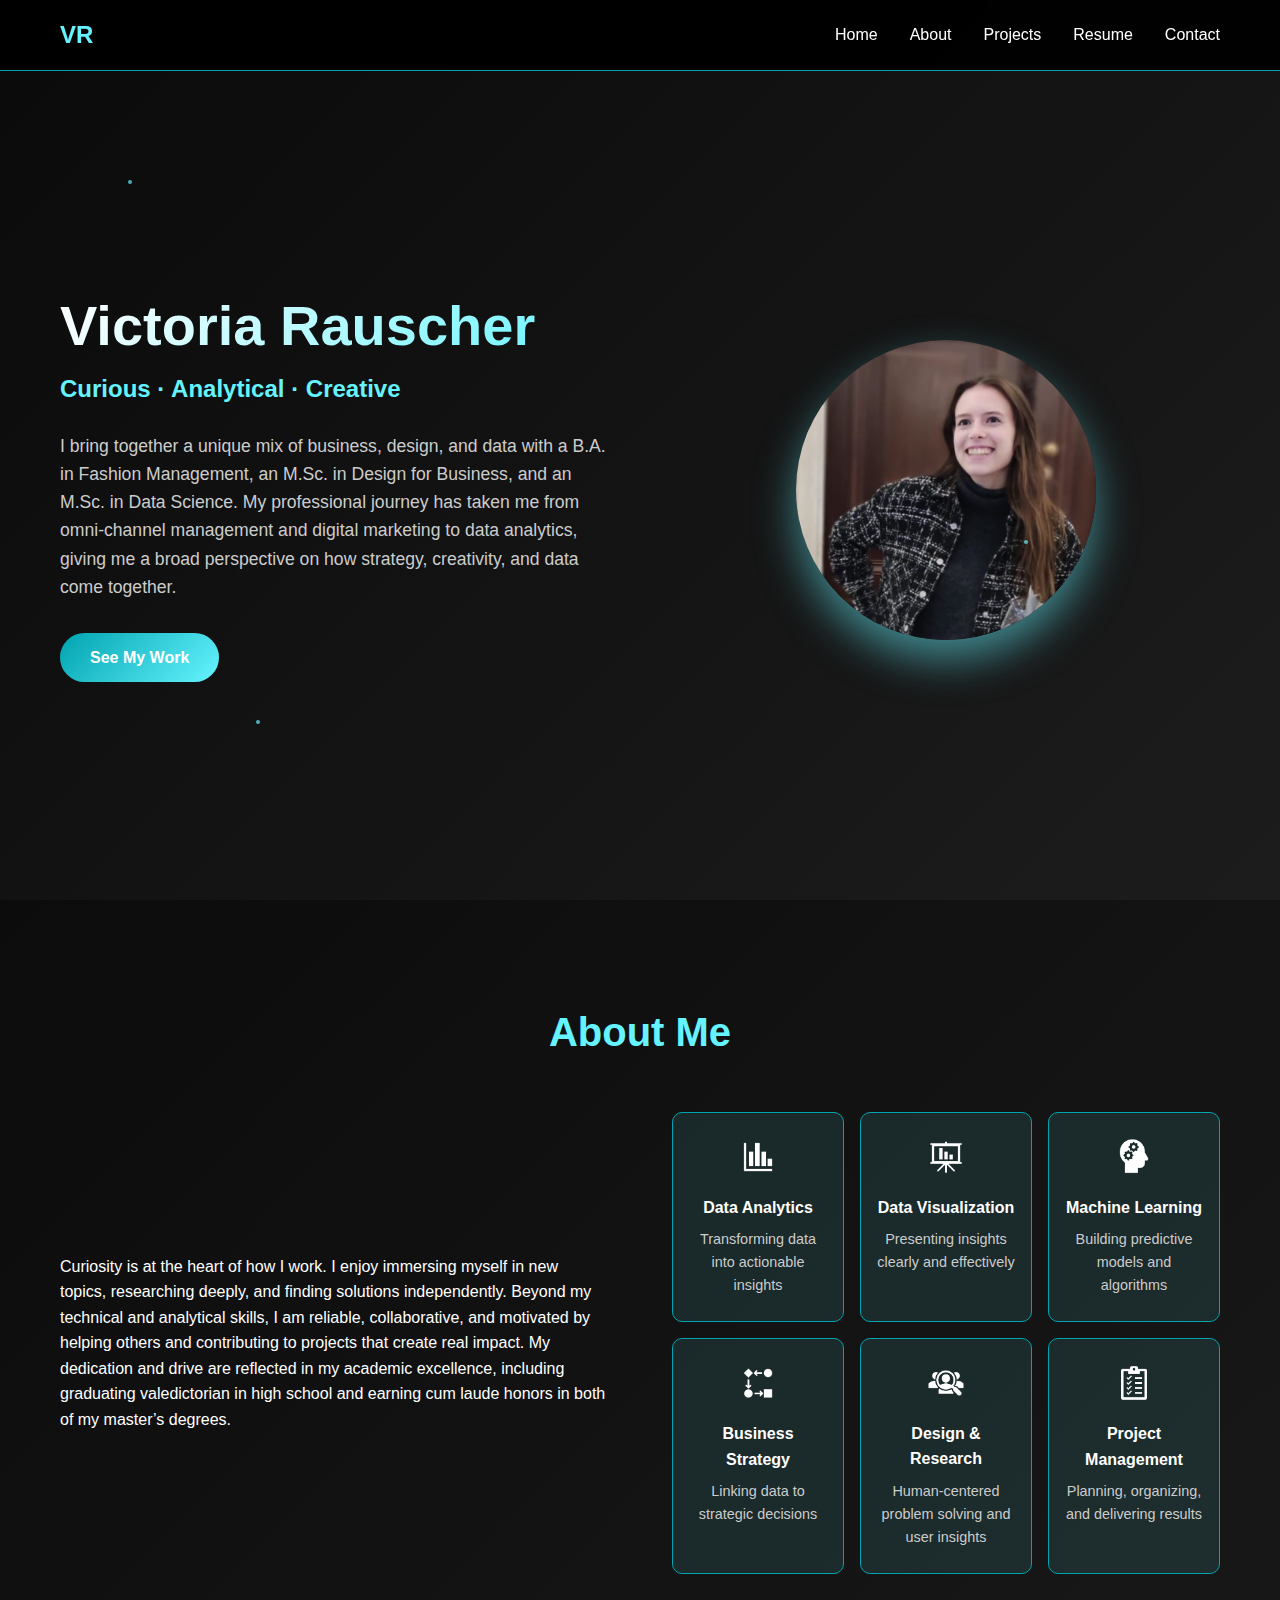
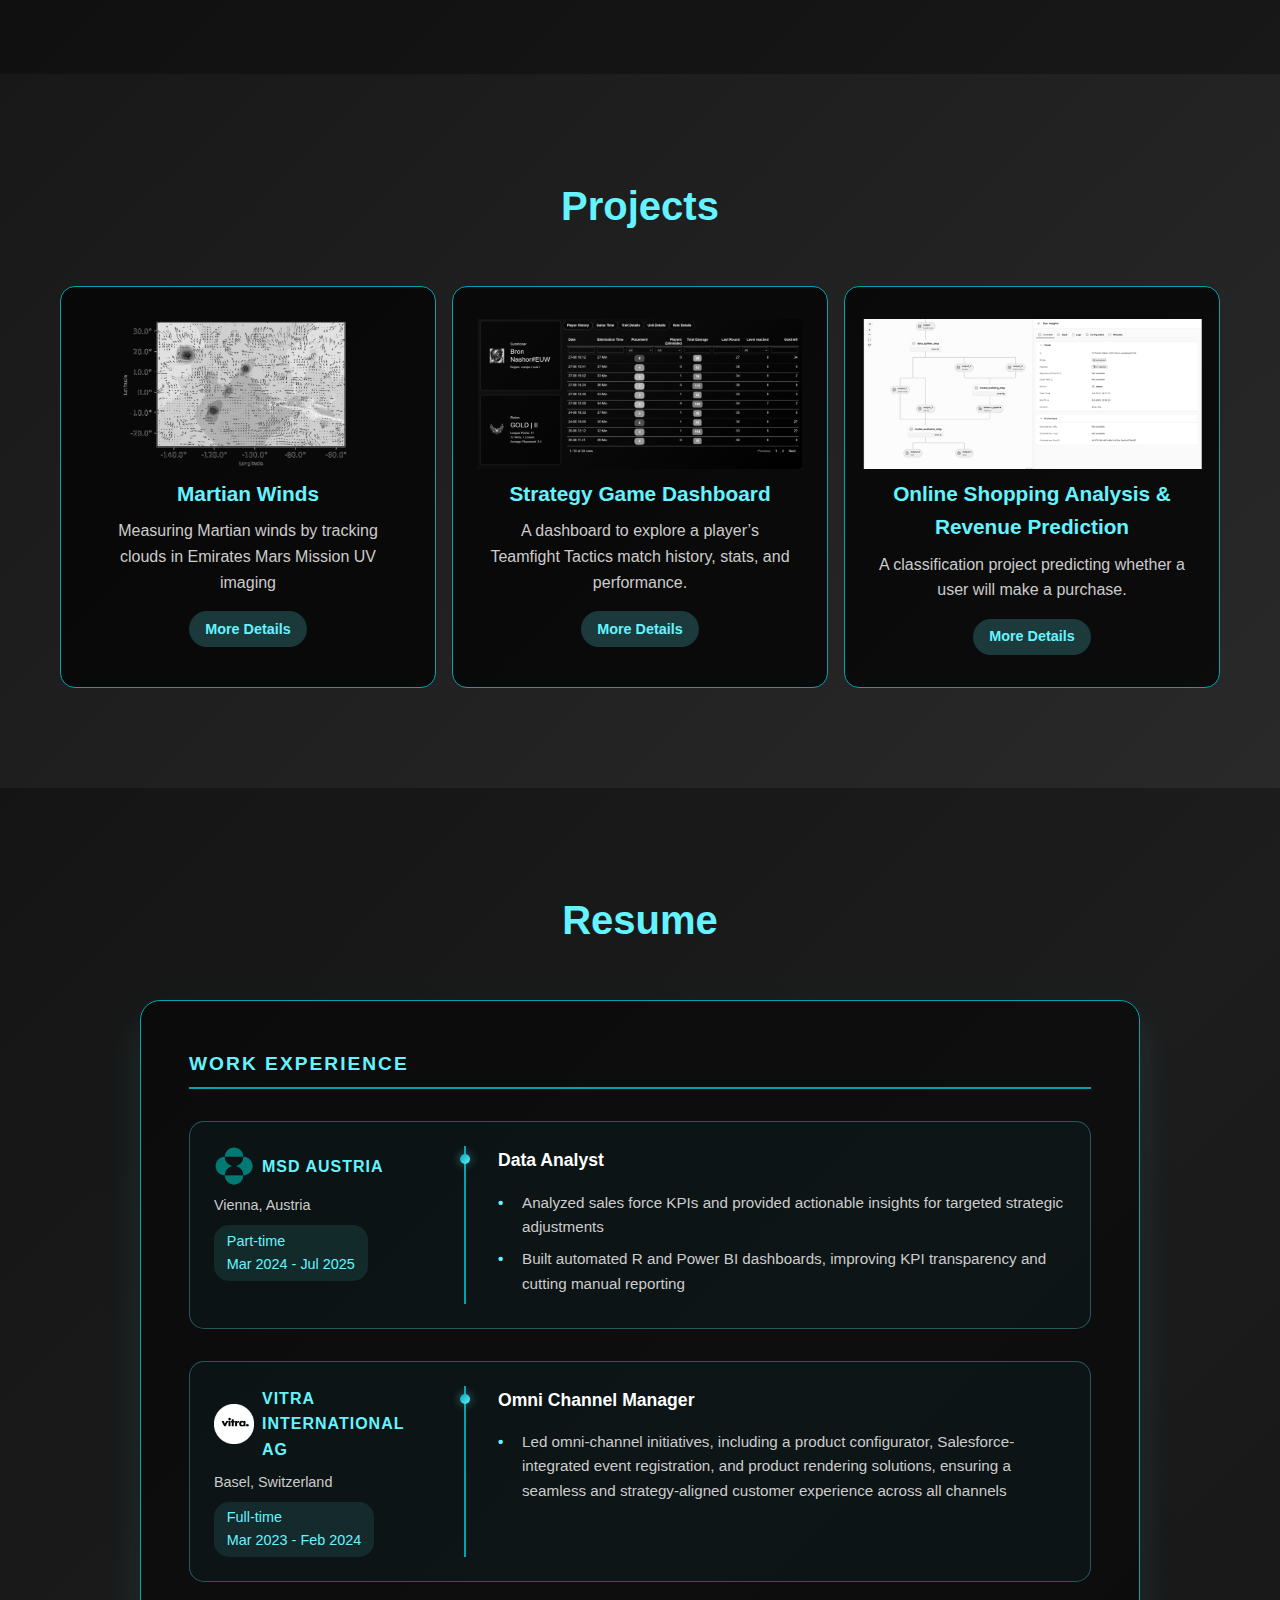
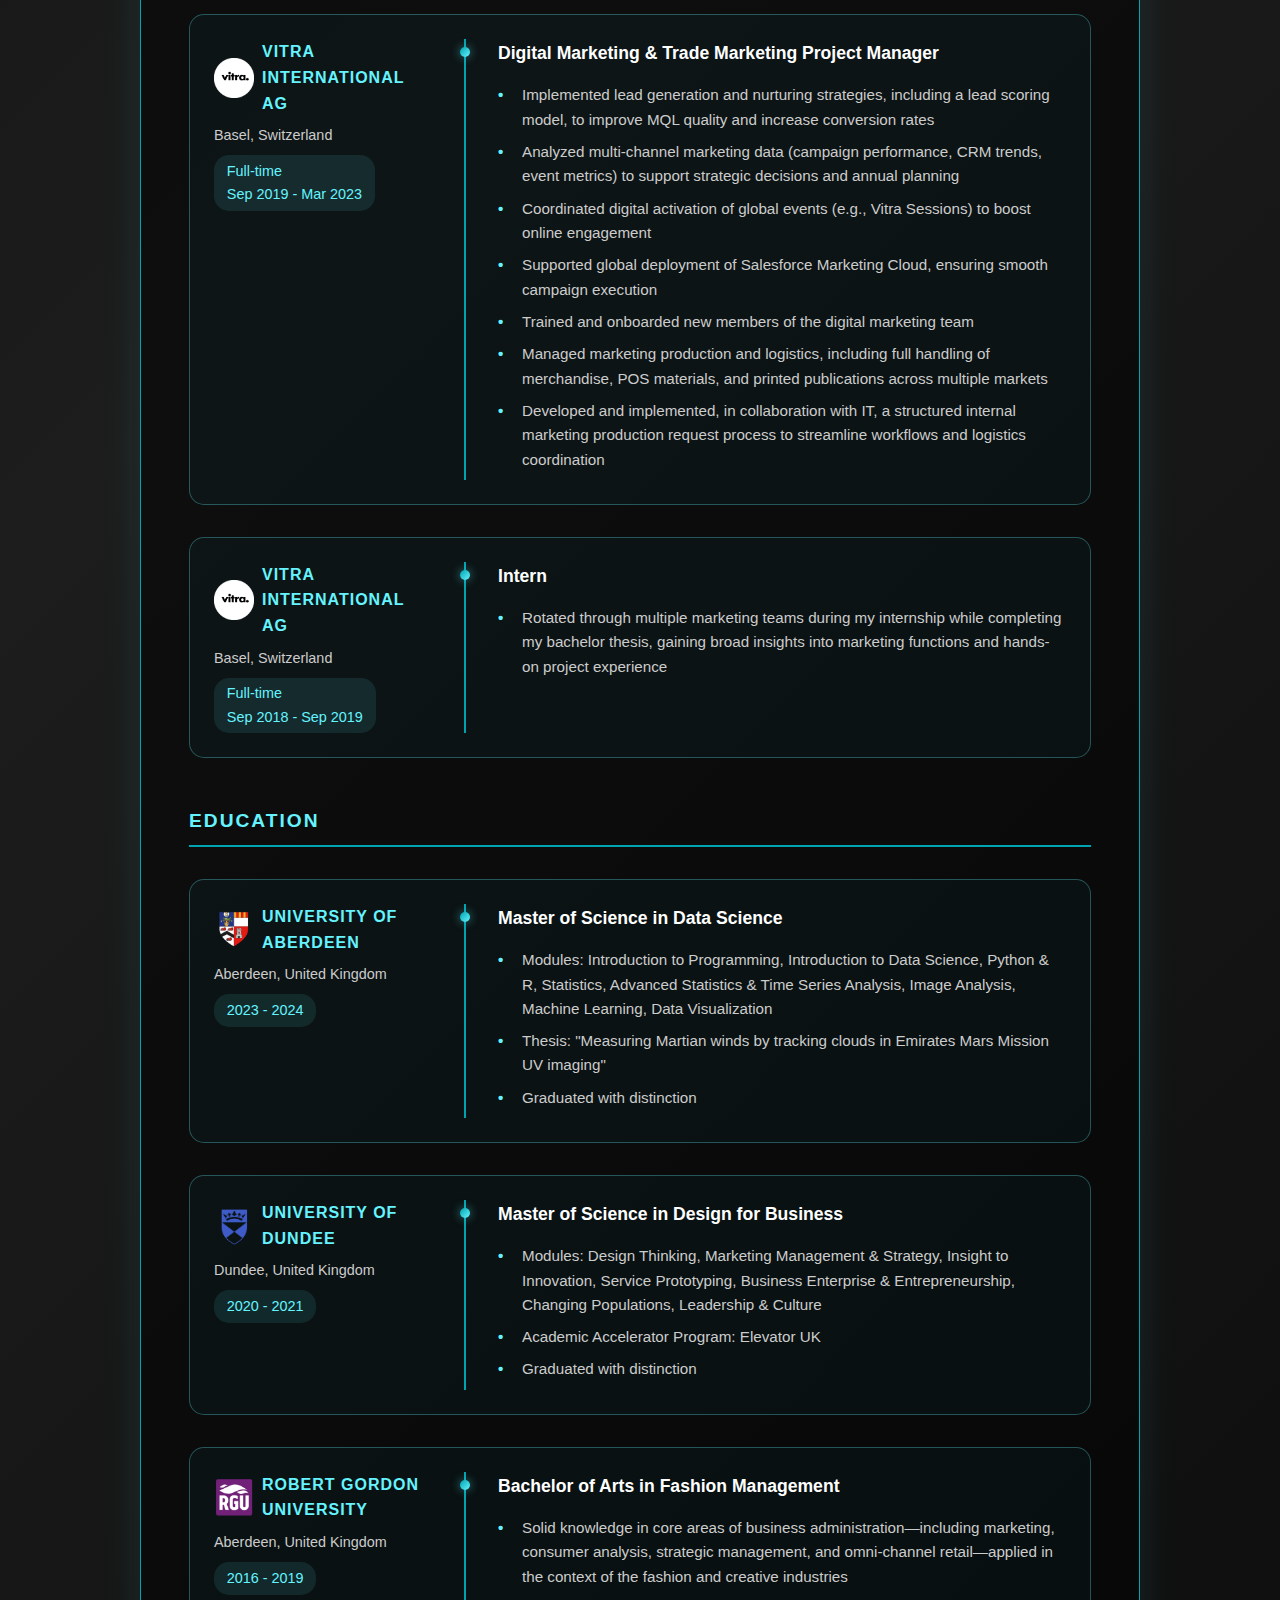
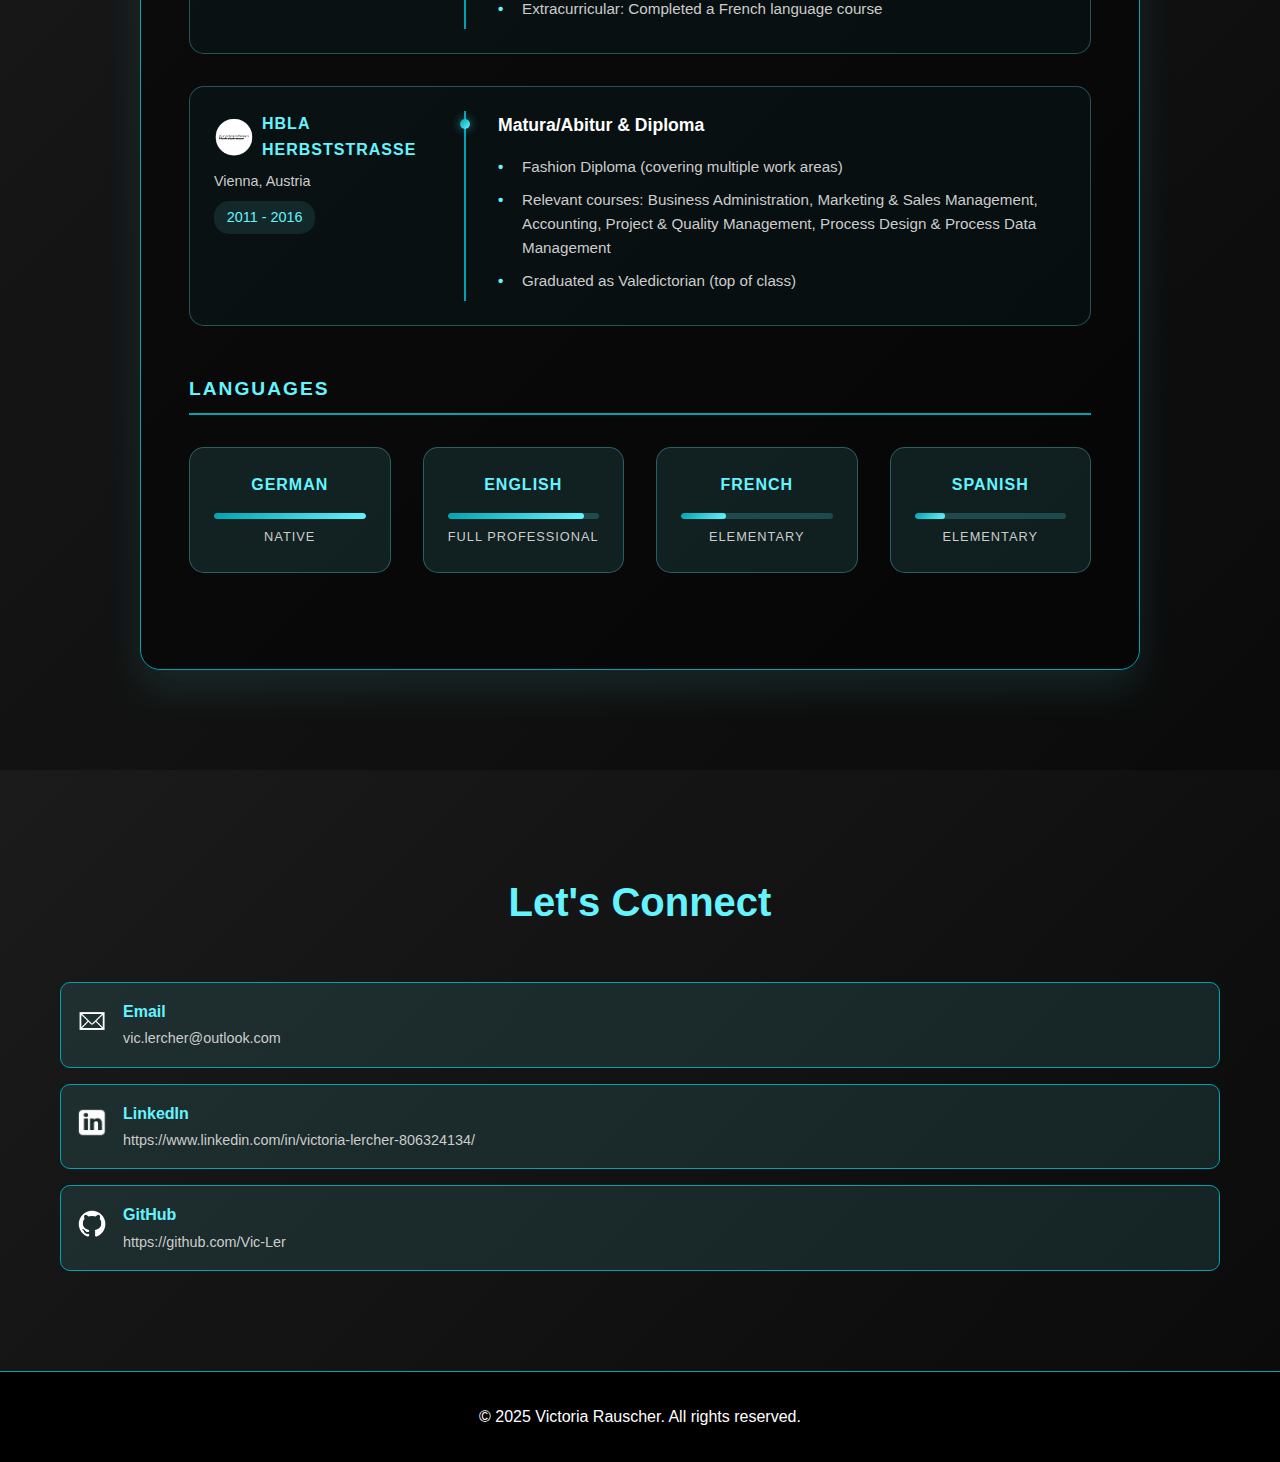
<file: index.html>
<!DOCTYPE html>
<html lang="en">
<head>
    <meta charset="UTF-8">
    <meta name="viewport" content="width=device-width, initial-scale=1.0">
    <title>Victoria's Portfolio</title>
    <script src="scripts/main.js" defer></script>
    <link rel="stylesheet" href="styles/main.css">
</head>
<body>
    <!-- Header -->
    <header class="header">
        <nav class="nav container">
            <div class="logo">VR</div>
            <div class="menu-toggle" onclick="toggleMenu()">
                <span></span>
                <span></span>
                <span></span>
            </div>
            <ul class="nav-links" id="navLinks">
                <li><a href="#home">Home</a></li>
                <li><a href="#about">About</a></li>
                <li><a href="#projects">Projects</a></li>
                <li><a href="#resume">Resume</a></li>
                <li><a href="#contact">Contact</a></li>
            </ul>
        </nav>
    </header>

    <!-- Hero Section -->
    <section id="home" class="hero">
        <div class="container">
            <div class="hero-content fade-in">
                <div class="hero-text">
                    <h1>Victoria Rauscher</h1>
                    <h2>Curious · Analytical · Creative</h2>
                    <p>I bring together a unique mix of business, design, and data with a B.A. in Fashion Management, 
                        an M.Sc. in Design for Business, and an M.Sc. in Data Science. 
                        My professional journey has taken me from omni-channel management and digital marketing to data analytics, 
                        giving me a broad perspective on how strategy, creativity, and data come together.
                        </p>
                    <a href="#projects" class="cta-button">See My Work</a>
                </div>
                <div class="hero-image">
                    <div class="profile-image">
                        <img src="images/profile_image.jpeg" alt="Victoria's Photo" />
                    </div>
                </div>
            </div>
        </div>
        <!-- Floating particles -->
        <div class="particle" style="top: 20%; left: 10%; animation-delay: 0s;"></div>
        <div class="particle" style="top: 60%; left: 80%; animation-delay: 2s;"></div>
        <div class="particle" style="top: 80%; left: 20%; animation-delay: 4s;"></div>
    </section>

    <!-- About Section -->
    <section id="about" class="section alt">
        <div class="container">
            <h2 class="section-title">About Me</h2>
            <div class="about-content">
                <div>
                    <p>Curiosity is at the heart of how I work. 
                        I enjoy immersing myself in new topics, researching deeply, and finding solutions independently. 
                        Beyond my technical and analytical skills, I am reliable, collaborative, and motivated by helping others and contributing to projects that create real impact. 
                        My dedication and drive are reflected in my academic excellence, including graduating valedictorian in high school and earning cum laude honors in both of my master’s degrees.</p>
                </div>
                <div class="skills-grid">
                    <div class="skill-item">
                        <img src="images/data_analytics.png" alt="Data Analytics Icon" />
                        <h3>Data Analytics</h3>
                        <p>Transforming data into actionable insights</p>
                    </div>
                    <div class="skill-item">
                        <img src="images/data_visualisation.png" alt="Data Visualization Icon" />
                        <h3>Data Visualization</h3>
                        <p>Presenting insights clearly and effectively</p>
                    </div>
                    <div class="skill-item">
                        <img src="images/machine_learning.png" alt="Machine Learning Icon" />
                        <h3>Machine Learning</h3>
                        <p>Building predictive models and algorithms</p>
                    </div>
                    <div class="skill-item">
                        <img src="images/business_strategy.png" alt="Business Strategy Icon" />
                        <h3>Business Strategy</h3>
                        <p>Linking data to strategic decisions</p>
                    </div>
                    <div class="skill-item">
                        <img src="images/design_research.png" alt="Design & User Research Icon" />
                        <h3>Design & Research</h3>
                        <p>Human-centered problem solving and user insights</p>
                    </div>
                    <div class="skill-item">
                        <img src="images/project_management.png" alt="Project Management Icon" />
                        <h3>Project Management</h3>
                        <p>Planning, organizing, and delivering results</p>
                    </div>
                </div>
            </div>
        </div>
    </section>

<!-- Projects Section -->
<section id="projects" class="section">
    <div class="container">
        <h2 class="section-title">Projects</h2>
        <div class="projects-grid">

            <div class="project-category-card">
                <div class="category-image">
                    <img src="images/mars_01.png" alt="Mars Image">
                </div>
                <h3>Martian Winds</h3>
                <p>Measuring Martian winds by tracking clouds in Emirates Mars Mission UV imaging</p>
                <a href="project_01.html">
                    <div class="project-button">More Details</div>
                </a>
            </div>

            <div class="project-category-card">
                <div class="category-image">
                    <img src="images/tft_dashboard.png" alt="TFT Dashboard Image">
                </div>
                <h3>Strategy Game Dashboard</h3>
                <p>A dashboard to explore a player’s Teamfight Tactics match history, stats, and performance.</p>
                <a href="project_02.html">
                    <div class="project-button">More Details</div>
                </a>
            </div>

            <div class="project-category-card">
                <div class="category-image">
                    <img src="images/ml_pipeline.png" alt="Pipeline Image">
                </div>
                <h3>Online Shopping Analysis & Revenue Prediction</h3>
                <p>A classification project predicting whether a user will make a purchase.</p>
                <a href="project_03.html">
                    <div class="project-button">More Details</div>
                </a>
            </div>
         
        </div>
    </div>
</section>


    <!-- Resume Section -->
    <section id="resume" class="section alt">
        <div class="container">
            <h2 class="section-title">Resume</h2>
            <div class="resume-container">
                <!-- Work Experience Section -->
                <div class="resume-section">
                    <h3 class="resume-section-title">Work Experience</h3>
                    
                    <div class="job-entry">
                        <div class="job-left">
                            <div class="company">
                                <img src="images/msd.png" alt="MSD Logo" class="company-logo" />
                                <span>MSD Austria</span></div>
                            <div class="location">Vienna, Austria</div>
                            <div class="dates">Part-time <br> Mar 2024 - Jul 2025</div>
                        </div>
                        <div class="job-right">
                            <div class="job-title">Data Analyst</div>
                            <div class="job-description">
                                <ul>
                                    <li>Analyzed sales force KPIs and provided actionable insights for targeted strategic adjustments</li>
                                    <li>Built automated R and Power BI dashboards, improving KPI transparency and cutting manual reporting</li>
                                </ul>
                            </div>
                        </div>
                    </div>

                    <div class="job-entry">
                        <div class="job-left">
                            <div class="company">
                                <img src="images/vitra.png" alt="Vitra Logo" class="company-logo" />
                                <span>Vitra International AG</span></div>   
                            <div class="location">Basel, Switzerland</div>
                            <div class="dates">Full-time <br> Mar 2023 - Feb 2024</div>
                        </div>
                        <div class="job-right">
                            <div class="job-title">Omni Channel Manager</div>
                            <div class="job-description">
                                <ul>
                                    <li>Led omni-channel initiatives, including a product configurator, Salesforce-integrated event registration, and product rendering solutions, ensuring a seamless and strategy-aligned customer experience across all channels</li>
                                </ul>
                            </div>
                        </div>
                    </div>

                    <div class="job-entry">
                        <div class="job-left">
                            <div class="company">
                                <img src="images/vitra.png" alt="Vitra Logo" class="company-logo" />
                                <span>Vitra International AG</span></div>   
                            <div class="location">Basel, Switzerland</div>
                            <div class="dates">Full-time <br> Sep 2019 - Mar 2023</div>
                        </div>
                        <div class="job-right">
                            <div class="job-title">Digital Marketing & Trade Marketing Project Manager</div>
                            <div class="job-description">
                                <ul>
                                    <li>Implemented lead generation and nurturing strategies, including a lead scoring model, to improve MQL quality and increase conversion rates</li>
                                    <li>Analyzed multi-channel marketing data (campaign performance, CRM trends, event metrics) to support strategic decisions and annual planning</li>
                                    <li>Coordinated digital activation of global events (e.g., Vitra Sessions) to boost online engagement</li>
                                    <li>Supported global deployment of Salesforce Marketing Cloud, ensuring smooth campaign execution</li>
                                    <li>Trained and onboarded new members of the digital marketing team</li>
                                    <li>Managed marketing production and logistics, including full handling of merchandise, POS materials, and printed publications across multiple markets</li>
                                    <li>Developed and implemented, in collaboration with IT, a structured internal marketing production request process to streamline workflows and logistics coordination</li>
                                </ul>
                            </div>
                        </div>
                    </div>

                    <div class="job-entry">
                        <div class="job-left">
                            <div class="company">
                                <img src="images/vitra.png" alt="Vitra Logo" class="company-logo" />
                                <span>Vitra International AG</span></div>   
                            <div class="location">Basel, Switzerland</div>
                            <div class="dates">Full-time <br> Sep 2018 - Sep 2019</div>
                        </div>
                        <div class="job-right">
                            <div class="job-title">Intern</div>
                            <div class="job-description">
                                <ul>
                                    <li>Rotated through multiple marketing teams during my internship while completing my bachelor thesis, gaining broad insights into marketing functions and hands-on project experience</li>
                                </ul>
                            </div>
                        </div>
                    </div>
                </div>

                <!-- Education Section -->
                <div class="resume-section">
                    <h3 class="resume-section-title">Education</h3>
                    
                    <div class="education-entry">
                        <div class="education-left">
                            <div class="school">
                                <img src="images/uoa.png" alt="University of Aberdeen Logo" class="company-logo" />
                                <span>University of Aberdeen</span></div>   
                            <div class="school-location">Aberdeen, United Kingdom</div>
                            <div class="graduation-year">2023 - 2024</div>
                        </div>
                        <div class="education-right">
                            <div class="degree">Master of Science in Data Science</div>
                            <div class="degree-description">
                                <ul>
                                    <li>Modules: Introduction to Programming, Introduction to Data Science, Python & R, Statistics, Advanced Statistics & Time Series Analysis, Image Analysis, Machine Learning, Data Visualization</li>
                                    <li>Thesis: "Measuring Martian winds by tracking clouds in Emirates Mars Mission UV imaging"</li>
                                    <li>Graduated with distinction</li>
                                </ul>
                            </div>
                        </div>
                    </div>

                    <div class="education-entry">
                        <div class="education-left">
                            <div class="school">
                                <img src="images/uod.png" alt="University of Dundee Logo" class="company-logo" />
                                <span>University of Dundee</span></div>   
                            <div class="school-location">Dundee, United Kingdom</div>
                            <div class="graduation-year">2020 - 2021</div>
                        </div>
                        <div class="education-right">
                            <div class="degree">Master of Science in Design for Business</div>
                            <div class="degree-description">
                                <ul>
                                    <li>Modules: Design Thinking, Marketing Management & Strategy, Insight to Innovation, Service Prototyping, Business Enterprise & Entrepreneurship, Changing Populations, Leadership & Culture</li>
                                    <li>Academic Accelerator Program: Elevator UK</li>
                                    <li>Graduated with distinction</li>
                                </ul>
                            </div>
                        </div>
                    </div>

                    <div class="education-entry">
                        <div class="education-left">
                            <div class="school">
                                <img src="images/rgu.png" alt="Robert Gordon University Logo" class="company-logo" />
                                <span>Robert Gordon University</span></div>   
                            <div class="school-location">Aberdeen, United Kingdom</div>
                            <div class="graduation-year">2016 - 2019</div>
                        </div>
                        <div class="education-right">
                            <div class="degree">Bachelor of Arts in Fashion Management</div>
                            <div class="degree-description">
                                <ul>
                                    <li>Solid knowledge in core areas of business administration—including marketing, consumer analysis, strategic management, and omni-channel retail—applied in the context of the fashion and creative industries</li>
                                    <li>Extracurricular: Completed a French language course</li>
                                </ul>
                            </div>
                        </div>
                    </div>

                    <div class="education-entry">
                        <div class="education-left">
                            <div class="school">
                                <img src="images/hbla.png" alt="HBLA Herbststrasse Logo" class="company-logo" />
                                <span>HBLA Herbststrasse</span></div>   
                            <div class="school-location">Vienna, Austria</div>
                            <div class="graduation-year">2011 - 2016</div>
                        </div>
                        <div class="education-right">
                            <div class="degree">Matura/Abitur & Diploma</div>
                            <div class="degree-description">
                                <ul>
                                    <li>Fashion Diploma (covering multiple work areas)</li>
                                    <li>Relevant courses: Business Administration, Marketing & Sales Management, Accounting, Project & Quality Management, Process Design & Process Data Management</li>
                                    <li>Graduated as Valedictorian (top of class)</li>
                                </ul>
                            </div>
                        </div>
                    </div>
                </div>

                <!-- Languages Section -->
                <div class="resume-section">
                    <h3 class="resume-section-title">Languages</h3>
                    <div class="languages-grid">
                        <div class="language-item">
                            <div class="language-name">German</div>
                            <div class="proficiency-bar">
                                <div class="proficiency-fill" style="width: 100%;"></div>
                            </div>
                            <div class="proficiency-label">Native</div>
                        </div>
                        <div class="language-item">
                            <div class="language-name">English</div>
                            <div class="proficiency-bar">
                                <div class="proficiency-fill" style="width: 90%;"></div>
                            </div>
                            <div class="proficiency-label">Full Professional</div>
                        </div>
                        <div class="language-item">
                            <div class="language-name">French</div>
                            <div class="proficiency-bar">
                                <div class="proficiency-fill" style="width: 30%;"></div>
                            </div>
                            <div class="proficiency-label">Elementary</div>
                        </div>
                        <div class="language-item">
                            <div class="language-name">Spanish</div>
                            <div class="proficiency-bar">
                                <div class="proficiency-fill" style="width: 20%;"></div>
                            </div>
                            <div class="proficiency-label">Elementary</div>
                        </div>
                    </div>
                </div>
            </div>
        </div>
    </section>

    <!-- Contact Section -->
    <section id="contact" class="section">
        <div class="container">
            <h2 class="section-title">Let's Connect</h2>
        <div class="contact-content">
        <div class="contact-info">

        <div class="contact-item">
          <span>
            <img src="images/email.png" alt="E-Mail Icon">
          </span>
          <div>
            <strong>Email</strong>
            <p>vic.lercher@outlook.com</p>
          </div>
        </div>

        <div class="contact-item">
          <span>
            <img src="images/linkedin.png" alt="LinkedIn Icon">
          </span>
          <div>
            <strong>LinkedIn</strong>
            <p>https://www.linkedin.com/in/victoria-lercher-806324134/</p>
          </div>
        </div>

        <div class="contact-item">
          <span>
            <img src="images/github.png" alt="Github Icon">
          </span>
          <div>
            <strong>GitHub</strong>
            <p>https://github.com/Vic-Ler</p>
          </div>
        </div>

      </div>
    </div>
  </div>
</section>

    <!-- Footer -->
    <footer class="footer">
        <div class="container">
            <p>&copy; 2025 Victoria Rauscher. All rights reserved.</p>
        </div>
    </footer>
</body>
</html>
</file>
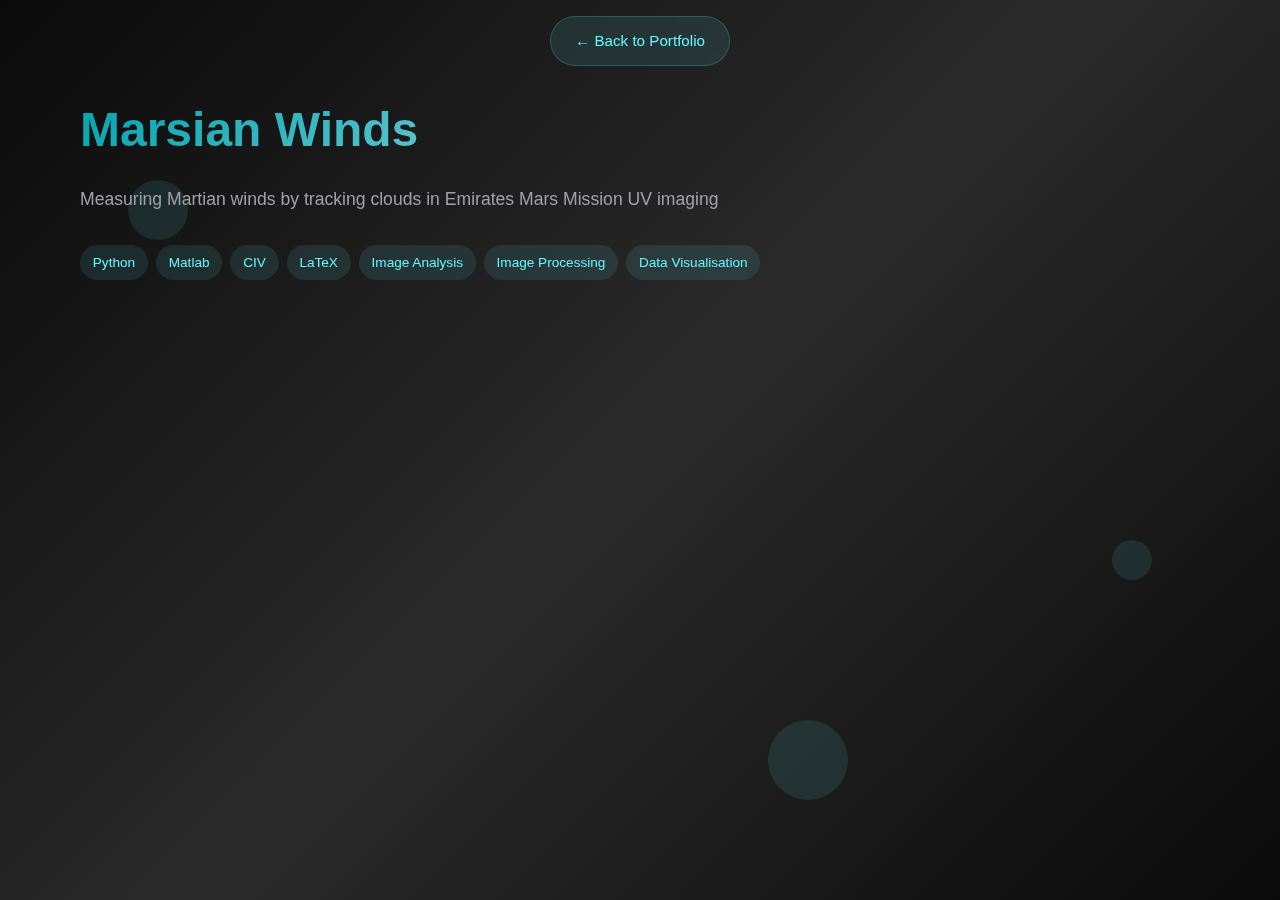
<file: project_01.html>
<!DOCTYPE html>
<html lang="en">
<head>
  <meta charset="UTF-8">
  <meta name="viewport" content="width=device-width, initial-scale=1.0">
  <title>Marsian Winds</title>
  <script src="scripts/projects.js" defer></script>
  <link rel="stylesheet" href="styles/project.css">
</head>

<body>
    <div class="floating-elements">
        <div class="floating-element" style="width: 60px; height: 60px; top: 20%; left: 10%; animation-delay: 0s;"></div>
        <div class="floating-element" style="width: 40px; height: 40px; top: 60%; right: 10%; animation-delay: 2s;"></div>
        <div class="floating-element" style="width: 80px; height: 80px; top: 80%; left: 60%; animation-delay: 4s;"></div>
    </div>

    <div class="container">
        <div class="header">
            <a href="index.html#projects" class="back-link">
             ← Back to Portfolio
            </a>
    </div>

    <div class="container">
        <h1 class="section-title">Marsian Winds</h1>
        <p class="subtitle">Measuring Martian winds by tracking clouds in Emirates Mars Mission UV imaging</p>
        
        <div class="tech-stack">
            <span class="tech-tag">Python</span>
            <span class="tech-tag">Matlab</span>
            <span class="tech-tag">CIV</span>
            <span class="tech-tag">LaTeX</span>
            <span class="tech-tag">Image Analysis</span>
            <span class="tech-tag">Image Processing</span>
            <span class="tech-tag">Data Visualisation</span>
        </div>

        <div class="project-toggles">
          <div class="toggle-section">
            <button class="toggle-btn" onclick="toggleSection(this)">
              <span class="toggle-icon">
                <img src="images/info.png" alt="Info Icon">
              </span>
              <span class="toggle-text">Overview</span>
              <span class="toggle-arrow">
                <img src="images/arrow.png" alt="Toggle Arrow">
              </span>
            </button>
            <div class="toggle-content">
              <p>Understanding wind patterns on Mars is essential for future human exploration and 
                for advancing our knowledge of planetary climate dynamics. Despite their importance, 
                Martian winds remain largely unknown. This project analyzes six image sequences 
                from the Emirates Mars Mission’s EXI 320 nm ultraviolet observations to derive 
                detailed wind field maps.
                <br>
                Using a cloud-tracking method called <b>Correlation Image Velocimetry (CIV)</b>, wind fields 
                were calculated with time intervals of 10–30 minutes. Various image pre-processing 
                techniques were tested to optimize CIV performance, with <b>contrast limited adaptive 
                histogram equalization (CLAHE)</b> producing the most reliable results.</p>
            </div>
        </div>
          
          <div class="toggle-section">
            <button class="toggle-btn" onclick="toggleSection(this)">
              <span class="toggle-icon">
                <img src="images/details.png" alt="Technical Details Icon">
              </span>
              <span class="toggle-text">Technical Details</span>
              <span class="toggle-arrow">
                <img src="images/arrow.png" alt="Toggle Arrow">
              </span>
            </button>
            <div class="toggle-content">
              <p>
                This project involved multiple stages: <strong>literature review</strong>, <strong>data exploration</strong>, 
                <strong>data preparation</strong>, <strong>image processing</strong>, <strong>Correlation Image Velocimetry (CIV)</strong>, 
                <strong>result analysis</strong>, and <strong>plotting</strong>. The raw data came in <strong>FITS files</strong>, 
                which were explored, prepared, and processed in <strong>Python</strong> using libraries such as 
                <strong>Astropy</strong>, <strong>Matplotlib</strong>, <strong>NumPy</strong>, <strong>Pandas</strong>, 
                <strong>NetCDF4</strong>, and <strong>scikit-learn</strong>. For the <strong>CIV</strong>, a 
                cross-correlation–based technique was executed in <strong>UVMAT</strong>, a <strong>MATLAB-based interface</strong>. 
                The <strong>CIV workflow</strong> consisted of several steps:
            </p>
            <ul>
                <li><strong>CIV1:</strong> Initial velocity fields were calculated using specified interrogation window and shift box parameters; the grid size defined the number of vectors displayed.</li>
                <li><strong>FIX1:</strong> Error correction and filtering of vectors above a pre-defined correlation coefficient.</li>
                <li><strong>PATCH1:</strong> Smoothness filtering through interpolation and determination of the maximum vector size.</li>
                <li><strong>CIV2, FIX2, PATCH2:</strong> The process was repeated using the vectors obtained from CIV1, allowing for refined parameter adjustments and accounting for rotation and deformation.</li>
            </ul>
            <br>
            <p>
                Velocity fields were then exported and analyzed in <strong>Python</strong>, where final results were visualized and plotted 
                to provide detailed insights into <strong>Martian wind patterns</strong>. The project also included careful documentation 
                of <strong>methodology, results, and discussion</strong>, and was compiled as a <strong>thesis in LaTeX format</strong>.
            </p>
              <a href="https://github.com/Vic-Ler/marsian-winds" class="github-link" target="_blank">
                <span class="github-icon">
                    <img src="images/github.png" alt="Toggle Arrow">
                </span>
                View on GitHub
              </a>
            </div>
          </div>

          <div class="toggle-section">
            <button class="toggle-btn" onclick="toggleSection(this)">
              <span class="toggle-icon">
                <img src="images/results.png" alt="Info Icon">
              </span>
              <span class="toggle-text">Results</span>
              <span class="toggle-arrow">
                <img src="images/arrow.png" alt="Toggle Arrow">
              </span>
            </button>
            <div class="toggle-content">
                <p>
                    The analysis of Martian wind fields revealed several key insights. While image processing 
                    techniques improved the visibility of clouds, they did not significantly outperform the 
                    original images. However, using <strong>Contrast Limited Adaptive Histogram Equalization (CLAHE)</strong> 
                    allowed for the detection of additional velocity vectors, demonstrating the potential of 
                    enhancing sub-regions within the data.
                </p>
                <p>
                    The choice of <strong>CIV parameters</strong> and input image material had a strong influence 
                    on the final results, showing that parameter tuning plays a critical role in deriving 
                    accurate velocity fields.
                </p>
                <p>
                    The study also identified several <strong>limitations</strong>. These include uncertainties in 
                    vector direction due to the 3–4 km pixel resolution, variations in solar illumination, 
                    and potential spacecraft position instabilities.
                </p>
                <p>
                    Finally, the work suggests promising <strong>future directions</strong>. Alternative pre-processing 
                    methods, particularly those focusing on sub-region enhancement, could further improve 
                    CIV performance. Additionally, the appearance of <strong>atmospheric wave patterns in 
                    high-pass filtered images</strong> points to opportunities for new insights into Martian 
                    atmospheric dynamics.
                </p>
              <a href="https://drive.google.com/file/d/1lQTE92P16SioWVtcezntxujDuUEBnlfB/view?usp=drive_link" class="github-link" target="_blank">
                <span class="github-icon">
                    <img src="images/download.png" alt="Download Icon">
                </span>
                Download Thesis
              </a>
            </div>
          </div>
        </div>
</div>
</body>
</html>
</file>
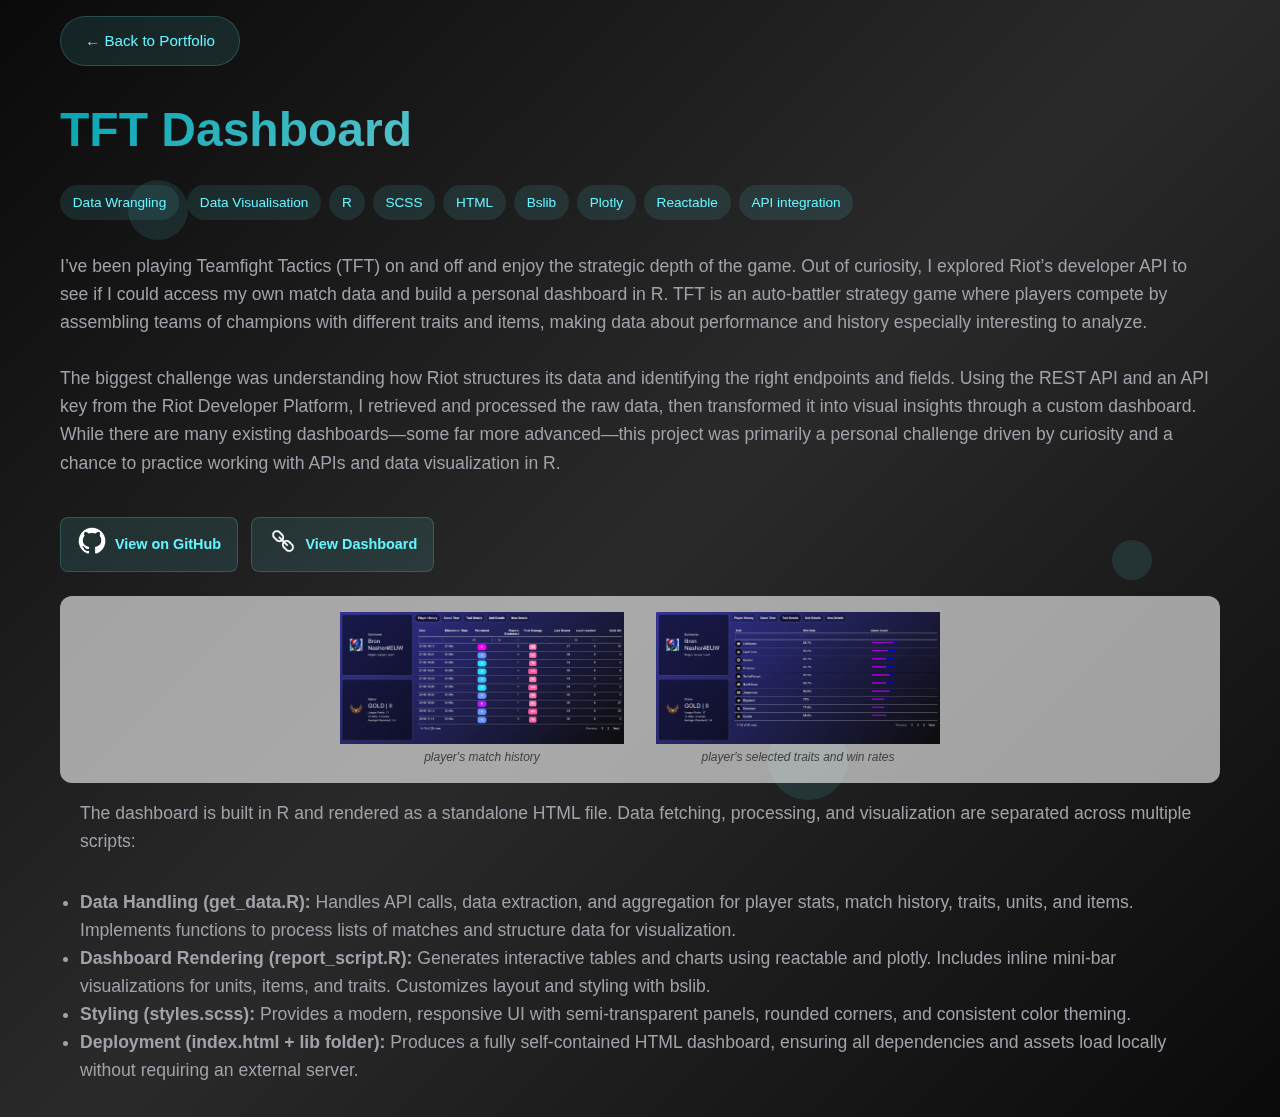
<file: project_02.html>
<!DOCTYPE html>
<html lang="en">
<head>
  <meta charset="UTF-8">
  <meta name="viewport" content="width=device-width, initial-scale=1.0">
  <title>TFT Dashboard</title>
  <script src="scripts/projects.js" defer></script>
  <link rel="stylesheet" href="styles/project.css">
</head>

<body>
    <div class="floating-elements">
        <div class="floating-element" style="width: 60px; height: 60px; top: 20%; left: 10%; animation-delay: 0s;"></div>
        <div class="floating-element" style="width: 40px; height: 40px; top: 60%; right: 10%; animation-delay: 2s;"></div>
        <div class="floating-element" style="width: 80px; height: 80px; top: 80%; left: 60%; animation-delay: 4s;"></div>
    </div>

    <div class="header">
        <div class="nav container">
            <a href="index.html#projects" class="back-link">
             ← Back to Portfolio
            </a>
        </div>
    </div>

    <div class="container">
        <h1 class="section-title">TFT Dashboard</h1>       
        <div class="tech-stack">
            <span class="tech-tag">Data Wrangling</span>
            <span class="tech-tag">Data Visualisation</span>
            <span class="tech-tag">R</span>
            <span class="tech-tag">SCSS</span>
            <span class="tech-tag">HTML</span>
            <span class="tech-tag">Bslib</span>
            <span class="tech-tag">Plotly</span>
            <span class="tech-tag">Reactable</span>
            <span class="tech-tag">API integration</span>
        </div>
        <p class="subtitle">I’ve been playing Teamfight Tactics (TFT) on and off and enjoy 
            the strategic depth of the game. Out of curiosity, I explored Riot’s developer 
            API to see if I could access my own match data and build a personal dashboard 
            in R. TFT is an auto-battler strategy game where players compete by assembling 
            teams of champions with different traits and items, making data about 
            performance and history especially interesting to analyze. <br><br>
            The biggest challenge was understanding how Riot structures its data and 
            identifying the right endpoints and fields. Using the REST API and an API key 
            from the Riot Developer Platform, I retrieved and processed the raw data, then 
            transformed it into visual insights through a custom dashboard.
            While there are many existing dashboards—some far more advanced—this project 
            was primarily a personal challenge driven by curiosity and a chance to practice 
            working with APIs and data visualization in R.</p>
        <div>
          <a href="https://github.com/Vic-Ler/tft" class="github-link" target="_blank">
                <span class="github-icon">
                    <img src="images/github.png" alt="Toggle Arrow">
                </span>
                View on GitHub
          </a>
          <a href="https://vic-ler.github.io/tft/" class="github-link" target="_blank">
                <span class="github-icon">
                    <img src="images/link.png" alt="View Icon">
                </span>
                View Dashboard
              </a>
        </div>
        <div class="image-line-wrapper">
          <div class="image-line">
            <div class="image-container">
              <img src="images/tft_image_01.png" alt="Dashboard Match History">
              <span class="image-caption">player's match history</span>
            </div>
            <div class="image-container">
              <img src="images/tft_image_02.png" alt="Trait Overview">
              <span class="image-caption">player's selected traits and win rates</span>
            </div>
          </div>
        </div>
        <div class="container">
          <p class="subtitle">
                The dashboard is built in R and rendered as a standalone HTML 
                file. Data fetching, processing, and visualization are 
                separated across multiple scripts: </p>
          <ul class="subtitle">
                <li><strong>Data Handling (get_data.R):</strong> 
                Handles API calls, data extraction, and aggregation for player stats, 
                match history, traits, units, and items. Implements functions to 
                process lists of matches and structure data for visualization.</li>
                <li><strong>Dashboard Rendering (report_script.R):</strong> 
                    Generates interactive tables and charts using reactable and plotly. 
                    Includes inline mini-bar visualizations for units, items, and traits. 
                    Customizes layout and styling with bslib.</li>
                <li><strong>Styling (styles.scss):</strong> 
                    Provides a modern, responsive UI with semi-transparent panels, 
                    rounded corners, and consistent color theming.</li>
                <li><strong>Deployment (index.html + lib folder):</strong> 
                    Produces a fully self-contained HTML dashboard, ensuring all 
                    dependencies and assets load locally without requiring an 
                    external server.</li>
            </ul> 
        </div>
</body>
</html>
</file>
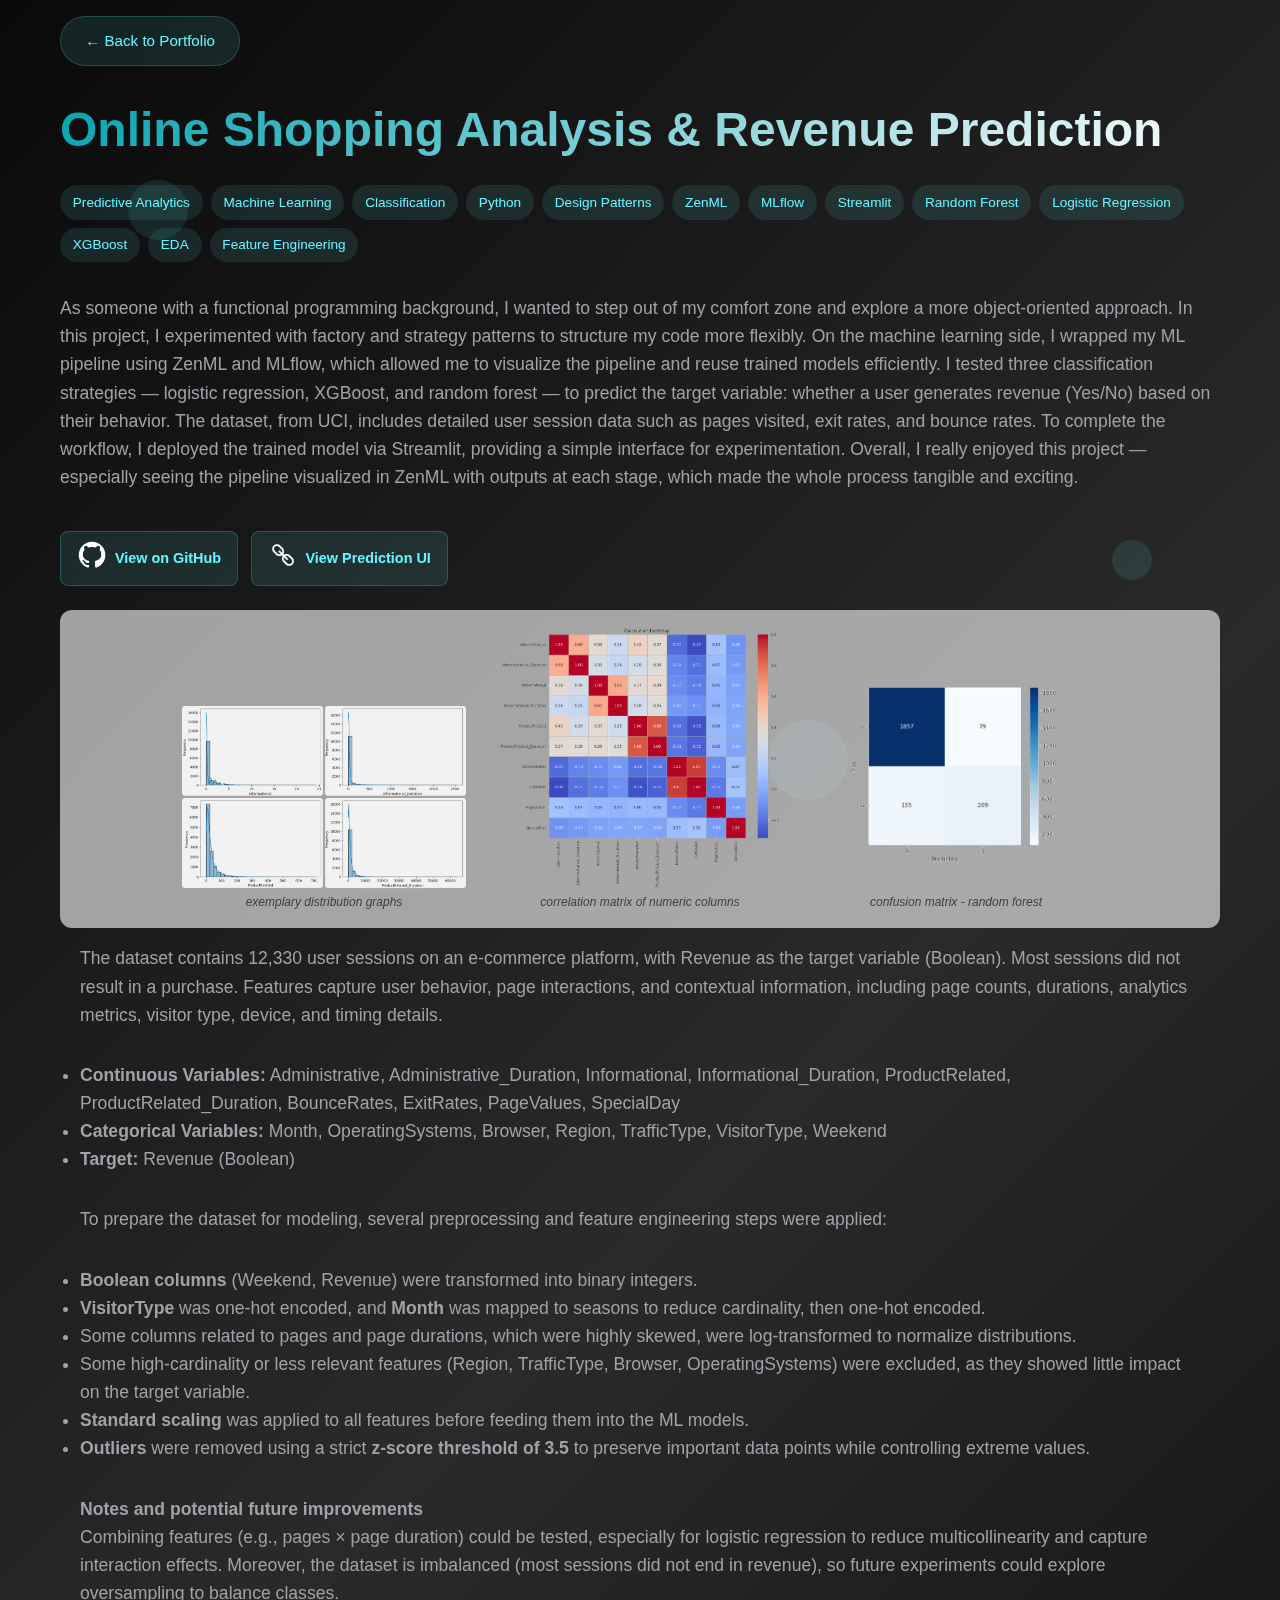
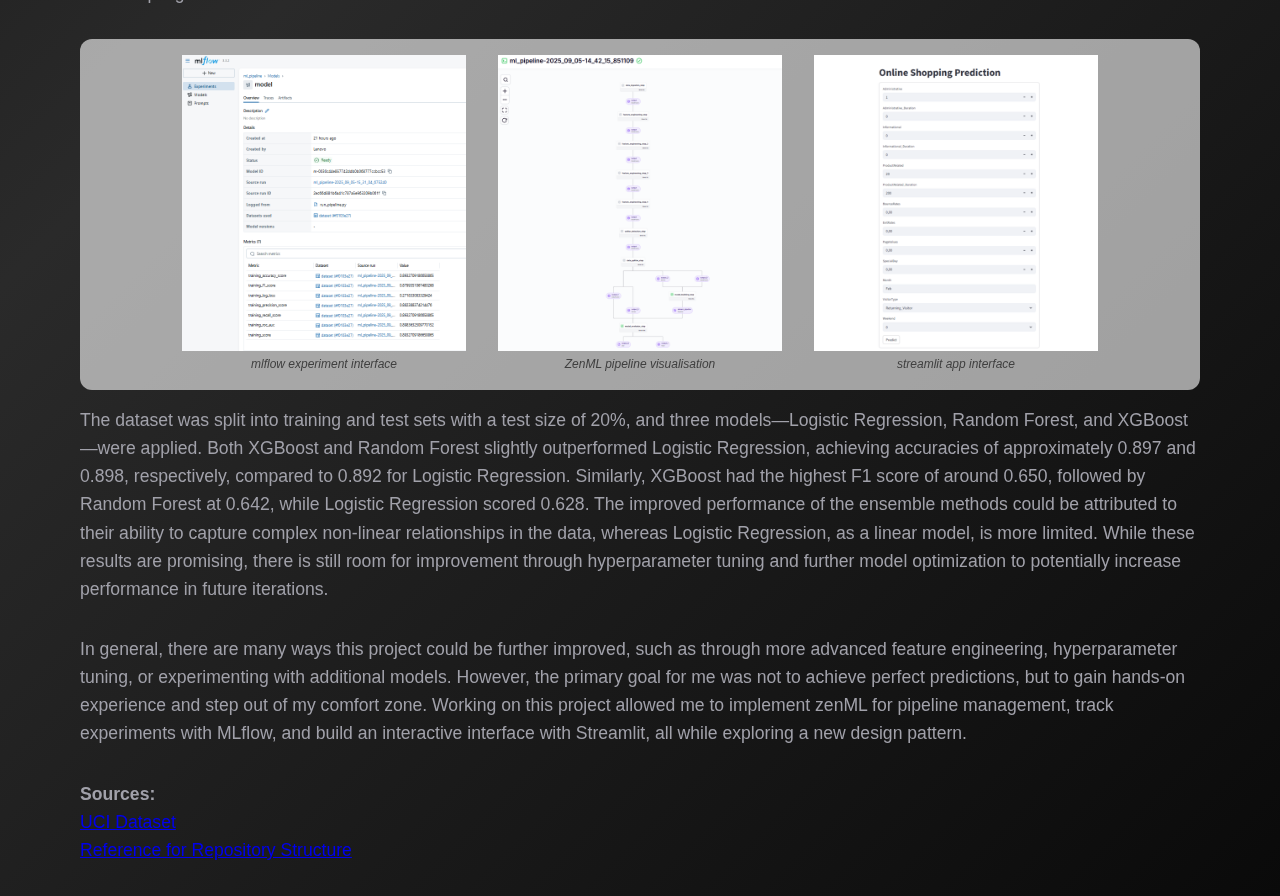
<file: project_03.html>
<!DOCTYPE html>
<html lang="en">
<head>
  <meta charset="UTF-8">
  <meta name="viewport" content="width=device-width, initial-scale=1.0">
  <title>Online Shopping Analysis & Revenue Prediction</title>
  <script src="scripts/projects.js" defer></script>
  <link rel="stylesheet" href="styles/project.css">
</head>

<body>
    <div class="floating-elements">
        <div class="floating-element" style="width: 60px; height: 60px; top: 20%; left: 10%; animation-delay: 0s;"></div>
        <div class="floating-element" style="width: 40px; height: 40px; top: 60%; right: 10%; animation-delay: 2s;"></div>
        <div class="floating-element" style="width: 80px; height: 80px; top: 80%; left: 60%; animation-delay: 4s;"></div>
    </div>

    <div class="header">
        <div class="nav container">
            <a href="index.html#projects" class="back-link">
             ← Back to Portfolio
            </a>
        </div>
    </div>

    <div class="container">
        <h1 class="section-title">Online Shopping Analysis & Revenue Prediction</h1>       
        <div class="tech-stack">
            <span class="tech-tag">Predictive Analytics</span>
            <span class="tech-tag">Machine Learning</span>
            <span class="tech-tag">Classification</span>
            <span class="tech-tag">Python</span>
            <span class="tech-tag">Design Patterns</span>
            <span class="tech-tag">ZenML</span>
            <span class="tech-tag">MLflow</span>
            <span class="tech-tag">Streamlit</span>
            <span class="tech-tag">Random Forest</span>
            <span class="tech-tag">Logistic Regression</span>
            <span class="tech-tag">XGBoost</span>
            <span class="tech-tag">EDA</span>
            <span class="tech-tag">Feature Engineering</span>
        </div>
        <p class="subtitle">As someone with a functional programming background, I wanted to step out of my comfort zone 
            and explore a more object-oriented approach. In this project, I experimented with factory and strategy 
            patterns to structure my code more flexibly. On the machine learning side, I wrapped my ML pipeline using 
            ZenML and MLflow, which allowed me to visualize the pipeline and reuse trained models efficiently. I tested 
            three classification strategies — logistic regression, XGBoost, and random forest — to predict the target 
            variable: whether a user generates revenue (Yes/No) based on their behavior. The dataset, from UCI, includes 
            detailed user session data such as pages visited, exit rates, and bounce rates. To complete the workflow, 
            I deployed the trained model via Streamlit, providing a simple interface for experimentation. Overall, I 
            really enjoyed this project — especially seeing the pipeline visualized in ZenML with outputs at each stage, 
            which made the whole process tangible and exciting.</p>
        <div>
          <a href="https://github.com/Vic-Ler/online-shopping-analysis" class="github-link" target="_blank">
                <span class="github-icon">
                    <img src="images/github.png" alt="Toggle Arrow">
                </span>
                View on GitHub
          </a>
          <a href="https://online-shopping-analysis.streamlit.app/" class="github-link" target="_blank">
                <span class="github-icon">
                    <img src="images/link.png" alt="View Icon">
                </span>
                View Prediction UI
              </a>
        </div>
        <div class="image-line-wrapper">
          <div class="image-line">
            <div class="image-container">
              <img src="images/distriutions_online_shopping.png" alt="Distriution Graphs">
              <span class="image-caption">exemplary distribution graphs</span>
            </div>
            <div class="image-container">
              <img src="images/correlation_matrix_online_shopping.png" alt="Correlation Matrix">
              <span class="image-caption">correlation matrix of numeric columns</span>
            </div>
            <div class="image-container">
              <img src="images/rf.png" alt="Random Forest Confusion Matrix">
              <span class="image-caption">confusion matrix - random forest</span>
            </div>
          </div>
        </div>
        <div class="container">
          <p class="subtitle">
                The dataset contains 12,330 user sessions on an e-commerce platform, with Revenue as
                 the target variable (Boolean). Most sessions did not result in a purchase. Features 
                 capture user behavior, page interactions, and contextual information, including page 
                 counts, durations, analytics metrics, visitor type, device, and timing details.</p>
          <ul class="subtitle">
                <li><strong>Continuous Variables:</strong> 
                    Administrative, Administrative_Duration, Informational, Informational_Duration, 
                    ProductRelated, ProductRelated_Duration, BounceRates, ExitRates, PageValues, SpecialDay</li>
                <li><strong>Categorical Variables:</strong> 
                    Month, OperatingSystems, Browser, Region, TrafficType, VisitorType, Weekend</li>
                <li><strong>Target:</strong> 
                    Revenue (Boolean)</li>
            </ul> 
            <p class="subtitle">
                To prepare the dataset for modeling, several preprocessing and feature engineering steps were applied:</p>
            <ul class="subtitle">
                <li><strong>Boolean columns</strong> (Weekend, Revenue) were transformed into binary integers.</li>
                <li><strong>VisitorType</strong> was one-hot encoded, and <strong>Month</strong> was mapped to seasons to reduce cardinality, then one-hot encoded.</li>
                <li>Some columns related to pages and page durations, which were highly skewed, were log-transformed to normalize distributions.</li>
                <li>Some high-cardinality or less relevant features (Region, TrafficType, Browser, OperatingSystems) were excluded, as they showed little impact on the target variable.</li>
                <li><strong>Standard scaling</strong> was applied to all features before feeding them into the ML models.</li>
                <li><strong>Outliers</strong> were removed using a strict <strong>z-score threshold of 3.5</strong> to preserve important data points while controlling extreme values.</li>
            </ul> 
            <p class="subtitle">
                <strong>Notes and potential future improvements</strong>
                <br>Combining features (e.g., pages × page duration) could be tested, especially for logistic regression to reduce multicollinearity and capture interaction effects. 
                Moreover, the dataset is imbalanced (most sessions did not end in revenue), so future experiments could explore oversampling to balance classes.
            </p>
            <div class="image-line-wrapper">
          <div class="image-line">
            <div class="image-container">
              <img src="images/mlflow.png" alt="MLFlow Interface">
              <span class="image-caption">mlflow experiment interface</span>
            </div>
            <div class="image-container">
              <img src="images/zenml.png" alt="ZenML Pipeline Visualisation">
              <span class="image-caption">ZenML pipeline visualisation</span>
            </div>
            <div class="image-container">
              <img src="images/streamlit.png" alt="Streamlit App">
              <span class="image-caption">streamlit app interface</span>
            </div>
          </div>
        </div>
        <p class="subtitle">
                The dataset was split into training and test sets with a test size of 20%, 
                and three models—Logistic Regression, Random Forest, and XGBoost—were applied. 
                Both XGBoost and Random Forest slightly outperformed Logistic Regression, 
                achieving accuracies of approximately 0.897 and 0.898, respectively, 
                compared to 0.892 for Logistic Regression. Similarly, XGBoost had the highest F1 
                score of around 0.650, followed by Random Forest at 0.642, while Logistic 
                Regression scored 0.628. The improved performance of the ensemble methods could 
                be attributed to their ability to capture complex non-linear relationships in the data, 
                whereas Logistic Regression, as a linear model, is more limited. 
                While these results are promising, there is still room for improvement through 
                hyperparameter tuning and further model optimization to potentially increase 
                performance in future iterations.
            </p>
        <p class="subtitle">
                In general, there are many ways this project could be further improved, such as through
                 more advanced feature engineering, hyperparameter tuning, or experimenting with 
                 additional models. However, the primary goal for me was not to achieve perfect predictions, 
                 but to gain hands-on experience and step out of my comfort zone. Working on this project 
                 allowed me to implement zenML for pipeline management, track experiments with MLflow, 
                 and build an interactive interface with Streamlit, all while exploring a new design pattern. 
            </p>
            <p class="subtitle"><strong>Sources:</strong><br>
                <a href="https://archive.ics.uci.edu/dataset/468/online%2Bshoppers%2Bpurchasing%2Bintention%2Bdataset?" target="_blank">UCI Dataset</a><br>
                <a href="https://github.com/vn33/MLOps_House-Price-Prediction-using-ZenML-and-MLflow?" target="_blank">Reference for Repository Structure</a><br>
            </p>     
        </div>
</body>
</html>
</file>
<file: styles/main.css>
* {
            margin: 0;
            padding: 0;
            box-sizing: border-box;
        }

        body {
            font-family: 'Segoe UI', Tahoma, Geneva, Verdana, sans-serif;
            background: linear-gradient(135deg, #0a0a0a 0%, #2a2a2a 50%, #0a0a0a 100%);
            color: #ffffff;
            line-height: 1.6;
            overflow-x: hidden;
        }

        .container {
            max-width: 1200px;
            margin: 0 auto;
            padding: 0 20px;
        }

        /* Header & Navigation */
        .header {
            position: fixed;
            top: 0;
            width: 100%;
            background: rgba(0, 0, 0, 0.95);
            backdrop-filter: blur(10px);
            z-index: 1000;
            padding: 1rem 0;
            border-bottom: 1px solid #00A3B0;
        }

        .nav {
            display: flex;
            justify-content: space-between;
            align-items: center;
        }

        .logo {
            font-size: 1.5rem;
            font-weight: bold;
            color: #65F4FF;
        }

        .nav-links {
            display: flex;
            list-style: none;
            gap: 2rem;
        }

        .nav-links a {
            color: #ffffff;
            text-decoration: none;
            transition: all 0.3s ease;
            position: relative;
            padding: 0.5rem 0;
        }

        .nav-links a:hover {
            color: #65F4FF;
        }

        .nav-links a::after {
            content: '';
            position: absolute;
            bottom: 0;
            left: 0;
            width: 0;
            height: 2px;
            background: #65F4FF;
            transition: width 0.3s ease;
        }

        .nav-links a:hover::after {
            width: 100%;
        }

        /* Mobile menu toggle */
        .menu-toggle {
            display: none;
            flex-direction: column;
            cursor: pointer;
            gap: 4px;
        }

        .menu-toggle span {
            width: 25px;
            height: 3px;
            background: #65F4FF;
            transition: all 0.3s ease;
        }

        /* Hero Section */
        .hero {
            min-height: 100vh;
            display: flex;
            align-items: center;
            padding-top: 80px;
            position: relative;
        }

        .hero-content {
            display: grid;
            grid-template-columns: 1fr 1fr;
            gap: 4rem;
            align-items: center;
        }

        .hero-text h1 {
            font-size: clamp(2.5rem, 5vw, 3.5rem);
            margin-bottom: 1rem;
            line-height: 1; /* Adjusts vertical space between lines */
            max-width: 100%; /* Ensures the h1 can use full space */
            background: linear-gradient(135deg, #ffffff 0%, #65F4FF 100%);
            -webkit-background-clip: text;
            -webkit-text-fill-color: transparent;
            background-clip: text;
        }

        .hero-text h2 {
            font-size: clamp(1.2rem, 3vw, 1.5rem);
            color: #65F4FF;
            margin-bottom: 1.5rem;
        }

        .hero-text p {
            font-size: 1.1rem;
            margin-bottom: 2rem;
            color: #cccccc;
        }

        .cta-button {
            display: inline-block;
            padding: 12px 30px;
            background: linear-gradient(135deg, #00A3B0, #65F4FF);
            color: white;
            text-decoration: none;
            border-radius: 30px;
            font-weight: bold;
            transition: all 0.3s ease;
            border: none;
            cursor: pointer;
            font-family: inherit;
        }

        .cta-button:hover {
            transform: translateY(-3px);
            box-shadow: 0 10px 25px rgba(101, 244, 255, 0.3);
        }

        .hero-image {
            text-align: center;
        }

        .profile-image {
            width: clamp(200px, 30vw, 300px);
            height: clamp(200px, 30vw, 300px);
            border-radius: 50%;
            overflow: hidden; /* important: hides anything outside the circle */
            margin: 0 auto;
            box-shadow: 0 20px 40px rgba(101, 244, 255, 0.5);
        }

        .profile-image img {
            width: 100%;
            height: 100%;
            object-fit: cover; /* makes sure the image fills the circle without distortion */
        }

        /* Section Styles */
        .section {
            padding: 100px 0;
        }

        .section.alt {
            background: rgba(0, 0, 0, 0.3);
        }

        .section-title {
            text-align: center;
            font-size: clamp(2rem, 4vw, 2.5rem);
            margin-bottom: 3rem;
            color: #65F4FF;
        }

        /* About Section */
        .about-content {
            display: grid;
            grid-template-columns: 1fr 1fr;
            gap: 4rem;
            align-items: center;
        }

        .skills-grid {
            display: grid;
            grid-template-columns: repeat(auto-fit, minmax(150px, 1fr));
            gap: 1rem;
        }

        .skill-item {
            background: rgba(101, 244, 255, 0.1);
            padding: 1.5rem 1rem;
            border-radius: 10px;
            border: 1px solid #00A3B0;
            text-align: center;
            transition: all 0.3s ease;
            cursor: pointer;
        }

        .skill-item:hover {
            transform: translateY(-5px);
            background: rgba(101, 244, 255, 0.2);
            box-shadow: 0 10px 25px rgba(101, 244, 255, 0.3);
        }

        .skill-item h3 {
            margin-bottom: 0.5rem;
            font-size: 1rem;
        }

        .skill-item p {
            font-size: 0.9rem;
            color: #cccccc;
        }

        .skill-item img {
            max-width: 40px;     
            max-height: 40px;
            width: auto;
            height: auto;
            object-fit: contain;    
            margin-bottom: 10px;
        }

        /* Projects Section */
        .projects-grid {
            display: grid;
            grid-template-columns: repeat(auto-fit, minmax(300px, 1fr));
            gap: 1rem;
            margin-top: 2rem;
        }

        .project-category-card {
            background: rgba(0, 0, 0, 0.7);
            border: 1px solid #00A3B0;
            border-radius: 15px;
            padding: 2rem;
            transition: all 0.3s ease;
            cursor: pointer;
            text-align: center;
            position: relative;
            overflow: hidden;
        }

        .project-category-card:hover {
            transform: translateY(-10px) scale(1.02);
            box-shadow: 0 20px 40px rgba(101, 244, 255, 0.2);
            border-color: #65F4FF;
        }

        .category-image {
            margin-bottom: 0.5rem; 
            display: flex;          
            justify-content: center;
            align-items: center;
        }

        .category-image img {
            width: auto;           
            height: 150px;
            object-fit: cover;       
            display: block;          
            filter: grayscale(100%);
            transition: filter 0.3s ease, transform 0.3s ease;
        }

        .project-category-card:hover .category-image img {
            filter: grayscale(0%);
            transform: scale(1.05); 
        }

        .project-category-card h3 {
            color: #65F4FF;
            margin-bottom: 0.5rem;
            font-size: 1.3rem;
        }

        .project-category-card p {
            margin-bottom: 1rem;
            color: #cccccc;
        }

        .project-button {
            background: rgba(101, 244, 255, 0.2);
            color: #65F4FF;
            padding: 0.4rem 1rem;
            border-radius: 20px;
            font-size: 0.9rem;
            font-weight: bold;
            display: inline-block;
        }

        /* Resume Section */
        .resume-container {
            max-width: 1000px;
            margin: 0 auto;
            background: rgba(0, 0, 0, 0.5);
            padding: 3rem;
            border-radius: 20px;
            border: 1px solid #00A3B0;
            box-shadow: 0 20px 40px rgba(101, 244, 255, 0.1);
        }

        .resume-section {
            margin-bottom: 3rem;
        }

        .resume-section-title {
            font-size: 1.2rem;
            font-weight: bold;
            text-transform: uppercase;
            letter-spacing: 2px;
            margin-bottom: 2rem;
            color: #65F4FF;
            border-bottom: 2px solid #00A3B0;
            padding-bottom: 0.5rem;
        }

        .job-entry, .education-entry {
            display: flex;
            margin-bottom: 2rem;
            background: rgba(0, 163, 176, 0.05);
            padding: 1.5rem;
            border-radius: 15px;
            border: 1px solid rgba(101, 244, 255, 0.3);
            transition: all 0.3s ease;
        }

        .job-entry:hover, .education-entry:hover {
            transform: translateY(-5px);
            box-shadow: 0 15px 30px rgba(101, 244, 255, 0.2);
            border-color: #65F4FF;
        }

        .job-left, .education-left {
            width: 250px;
            padding-right: 2rem;
            flex-shrink: 0;
        }

        .job-right, .education-right {
            flex: 1;
            padding-left: 2rem;
            border-left: 2px solid #00A3B0;
            position: relative;
        }

        .job-right::before, .education-right::before {
            content: '';
            position: absolute;
            left: -6px;
            top: 8px;
            width: 10px;
            height: 10px;
            background: linear-gradient(135deg, #00A3B0, #65F4FF);
            border-radius: 50%;
            box-shadow: 0 0 10px rgba(101, 244, 255, 0.5);
        }

        .company, .school {
            font-weight: bold;
            font-size: 1rem;
            text-transform: uppercase;
            margin-bottom: 0.5rem;
            color: #65F4FF;
            letter-spacing: 1px;
            display: flex;           
            align-items: center;     
            gap: 0.5rem;             
        }

        .company-logo {
            width: 40px;   
            height: auto; 
        }

        .location, .school-location {
            font-size: 0.9rem;
            color: #cccccc;
            margin-bottom: 0.5rem;
        }

        .dates, .graduation-year {
            font-size: 0.9rem;
            color: #65F4FF;
            background: rgba(101, 244, 255, 0.1);
            padding: 0.3rem 0.8rem;
            border-radius: 15px;
            display: inline-block;
        }

        .job-title, .degree {
            font-weight: bold;
            font-size: 1.1rem;
            margin-bottom: 1rem;
            color: #ffffff;
        }

        .job-description, .degree-description {
            font-size: 0.95rem;
            line-height: 1.6;
            color: #cccccc;
        }

        .job-description ul, .degree-description ul {
            list-style: none;
            padding-left: 0;
        }

        .job-description li, .degree-description li {
            margin-bottom: 0.5rem;
            position: relative;
            padding-left: 1.5rem;
        }

        .job-description li::before, .degree-description li::before {
            content: '•';
            position: absolute;
            left: 0;
            color: #65F4FF;
            font-weight: bold;
        }

        .languages-grid {
            display: grid;
            grid-template-columns: repeat(auto-fit, minmax(200px, 1fr));
            gap: 2rem;
            margin-top: 2rem;
        }

        .language-item {
            background: rgba(101, 244, 255, 0.1);
            padding: 1.5rem;
            border-radius: 15px;
            border: 1px solid rgba(101, 244, 255, 0.3);
            text-align: center;
            transition: all 0.3s ease;
        }

        .language-item:hover {
            transform: translateY(-5px);
            box-shadow: 0 15px 30px rgba(101, 244, 255, 0.2);
            border-color: #65F4FF;
        }

        .language-name {
            font-size: 1rem;
            text-transform: uppercase;
            font-weight: bold;
            margin-bottom: 1rem;
            color: #65F4FF;
            letter-spacing: 1px;
        }

        .proficiency-bar {
            width: 100%;
            height: 6px;
            background: rgba(101, 244, 255, 0.2);
            border-radius: 3px;
            margin-bottom: 0.5rem;
            overflow: hidden;
        }

        .proficiency-fill {
            height: 100%;
            background: linear-gradient(135deg, #00A3B0, #65F4FF);
            border-radius: 3px;
            transition: width 0.3s ease;
        }

        .proficiency-label {
            font-size: 0.8rem;
            color: #cccccc;
            text-transform: uppercase;
            letter-spacing: 1px;
        }

        /* Contact Section */
        .contact-content {
            display: grid;
            grid-template-columns: 1fr;
        }

        .contact-info {
            display: flex;
            flex-direction: column;
            gap: 1rem;
        }

        .contact-item {
            display: flex;
            align-items: center;
            gap: 1rem;
            padding: 1rem;
            background: rgba(101, 244, 255, 0.1);
            border-radius: 10px;
            border: 1px solid #00A3B0;
            transition: all 0.3s ease;
            word-break: break-word;   /* prevents link overflow */
        }

        .contact-item img {
            width: 30px;   
            height: 30px; 
            object-fit: contain;
            flex-shrink: 0; /* prevents the icon from shrinking */
        }

        .contact-item strong {
            font-size: 1rem;
            color: #65F4FF;
            display: block;
            margin-bottom: 0.2rem;
        }

        .contact-item p {
            margin: 0;
            font-size: 0.9rem;
            color: #ccc;
        }

        .contact-item a {
            color: #ccc;
            text-decoration: none;
            transition: color 0.3s ease;
            word-break: break-all; 
        }

        .contact-item a:hover {
            color: #65F4FF;
        }

        /* Hover effect */
        .contact-item:hover {
            transform: translateY(-3px);
            box-shadow: 0 10px 20px rgba(101, 244, 255, 0.2);
        }

        /* Footer */
        .footer {
            background: #000000;
            padding: 2rem 0;
            text-align: center;
            border-top: 1px solid #00A3B0;
        }

        /* Responsive Design */
        @media (max-width: 768px) {
            .nav-links {
                display: none;
                position: absolute;
                top: 100%;
                left: 0;
                width: 100%;
                background: rgba(0, 0, 0, 0.95);
                flex-direction: column;
                padding: 1rem;
                gap: 1rem;
            }

            .nav-links.show {
                display: flex;
            }

            .menu-toggle {
                display: flex;
            }

            .hero-content,
            .about-content,
            .contact-content {
                grid-template-columns: 1fr;
                gap: 2rem;
            }

            .skills-grid {
                grid-template-columns: repeat(auto-fit, minmax(120px, 1fr));
            }

            .job-entry, .education-entry {
                flex-direction: column;
            }

            .job-left, .education-left {
                width: 100%;
                padding-right: 0;
                margin-bottom: 1rem;
            }

            .job-right, .education-right {
                padding-left: 0;
                border-left: none;
                border-top: 2px solid #00A3B0;
                padding-top: 1rem;
            }

            .job-right::before, .education-right::before {
                display: none;
            }

            .resume-container {
                padding: 2rem 1rem;
            }
        }

        /* Animations */
        @keyframes slideIn {
            from {
                opacity: 0;
                transform: translateY(20px);
            }
            to {
                opacity: 1;
                transform: translateY(0);
            }
        }

        .fade-in {
            animation: slideIn 0.8s ease-out;
        }

        .particle {
            position: absolute;
            width: 4px;
            height: 4px;
            background: #65F4FF;
            border-radius: 50%;
            opacity: 0.7;
            animation: float 6s ease-in-out infinite;
        }

        @keyframes float {
            0%, 100% { transform: translateY(0px); }
            50% { transform: translateY(-20px); }
        }

        /* Smooth scrolling */
        html {
            scroll-behavior: smooth;
        }
</file>
<file: styles/project.css>
* {
      margin: 0;
      padding: 0;
      box-sizing: border-box;
    }

    body {
      background: linear-gradient(135deg, #0a0a0a 0%, #2a2a2a 50%, #0a0a0a 100%);
      color: #ffffff;
      font-family: 'Inter', -apple-system, BlinkMacSystemFont, 'Segoe UI', sans-serif;
      line-height: 1.6;
      min-height: 100vh;
    }

    .container {
      max-width: 1200px;
      margin: 0 auto;
      padding: 0 20px;
    }

    .nav {
      display: flex;
      justify-content: flex-start; 
      align-items: center;
      width: 100%; 
    }

    .header {
      top: 0;
      width: 100%;
      z-index: 1000;
      padding: 1rem 0;
      display: flex;         
      justify-content: center; 
      align-items: center; 
    }

    .back-link {
      display: inline-flex;
      align-items: center;
      gap: 0.5rem;
      color: #65F4FF;
      text-decoration: none;
      font-weight: 500;
      font-size: 0.95rem;
      margin-bottom: 0;
      padding: 0.75rem 1.5rem;
      border-radius: 50px;
      background: rgba(101, 244, 255, 0.1);
      backdrop-filter: blur(10px);
      border: 1px solid rgba(101, 244, 255, 0.2);
      transition: all 0.3s ease;
    }

    .back-link:hover {
      background: rgba(101, 244, 255, 0.2);
      transform: translateY(-2px);
      box-shadow: 0 8px 25px rgba(101, 244, 255, 0.3);
    }


    .section-title {
      font-size: 3rem;
      font-weight: 700;
      margin-bottom: 1rem;
      background: linear-gradient(135deg, #00A3B0, #FFFFFF);
      -webkit-background-clip: text;
      -webkit-text-fill-color: transparent;
      background-clip: text;
      text-align: left;
      padding-top: 10px;
    }

    .subtitle {
      font-size: 1.1rem;
      color: #a1a1aa;
      text-align: left;
      margin-bottom: 2rem;
    }

    .image-line-wrapper {
      background-color: rgba(255, 255, 255, 0.6);    
      border-radius: 12px;           
      padding: 1rem;                 
      overflow-x: auto;             
      margin: 1rem 0;                
    }

    .image-line {
      display: flex;
      flex-wrap: wrap;      
      gap: 1rem;             
      justify-content: center; 
      align-items: flex-end;        
    }

    .image-container {
      display: flex;
      flex-direction: column;       
      align-items: center;           
      max-width: 300px;            
    }

    .image-container img {
      max-width: 100%;            
      max-height: 100%;            
      object-fit: contain;
      padding-left: 0.5rem;  
      padding-right: 0.5rem;         
    }

    .image-caption {
      color: #404040;                  
      font-style: italic;
      font-size: 0.75rem;
      margin-top: 0.25rem;          
      text-align: center;
    }

    .tech-stack {
      display: flex;
      flex-wrap: wrap;
      gap: 0.5rem;
      margin-bottom: 2rem;
    }

    .tech-tag {
      background: rgba(101, 244, 255, 0.1);
      color: #65F4FF;
      padding: 0.4rem 0.8rem;
      border-radius: 20px;
      font-size: 0.85rem;
      font-weight: 500;
    }

    .project-actions {
      display: flex;
      gap: 1rem;
      margin-top: auto;
    }

    .btn {
      padding: 0.75rem 1.5rem;
      border-radius: 12px;
      text-decoration: none;
      font-weight: 600;
      font-size: 0.9rem;
      transition: all 0.3s ease;
      display: inline-flex;
      align-items: center;
      gap: 0.5rem;
    }

    @media (max-width: 768px) {
      .projects-grid {
        grid-template-columns: 1fr;
      }
      
      .section-title {
        font-size: 2rem;
      }
      
      .container {
        padding: 1rem;
      }
    }

    .floating-elements {
      position: fixed;
      top: 0;
      left: 0;
      width: 100%;
      height: 100%;
      pointer-events: none;
      z-index: -1;
    }

    .floating-element {
      position: absolute;
      border-radius: 50%;
      background: rgba(101, 244, 255, 0.1);
      animation: float 6s ease-in-out infinite;
    }

    @keyframes float {
      0%, 100% { transform: translateY(0px); }
      50% { transform: translateY(-20px); }
    }

    /* Toggle Styles */
    .project-toggles {
      margin-top: 1.5rem;
    }

    .toggle-section {
      margin-bottom: 1rem;
    }

    .toggle-btn {
      width: 100%;
      display: flex;
      align-items: center;
      gap: 1rem;
      padding: 1rem 1.5rem;
      background: rgba(101, 244, 255, 0.1);
      border: 1px solid rgba(101, 244, 255, 0.2);
      border-radius: 12px;
      color: #ffffff;
      font-size: 1rem;
      font-weight: 600;
      cursor: pointer;
      transition: all 0.3s ease;
    }

    .toggle-btn:hover {
      background: rgba(101, 244, 255, 0.2);
      transform: translateY(-2px);
      box-shadow: 0 4px 15px rgba(101, 244, 255, 0.2);
    }

    .toggle-icon img {
        width: 24px;
        height: 24px;
        object-fit: contain;
    }

    .toggle-text {
      flex: 1;
      text-align: left;
    }

    .toggle-arrow img {
      width: 24px;
      height: 24px;
      transition: transform 0.3s ease;
    }

    .toggle-btn.active .toggle-arrow {
      transform: rotate(180deg);
    }

    .toggle-content {
      max-height: 0;
      overflow: hidden;
      padding: 0 1.5rem;
      background: rgba(255, 255, 255, 0.02);
      border-left: 1px solid rgba(101, 244, 255, 0.2);
      border-right: 1px solid rgba(101, 244, 255, 0.2);
      border-bottom: 1px solid rgba(101, 244, 255, 0.2);
      border-radius: 0 0 12px 12px;
      transition: all 0.4s ease;
      margin-top: -1px;
    }

    .toggle-content.active {
      max-height: 10000px;
      padding: 1.5rem;
    }

    .toggle-content p {
      color: #d4d4d8;
      line-height: 1.7;
      margin-bottom: 1rem;
    }

    .github-link {
      display: inline-flex;
      align-items: center;
      gap: 0.5rem;
      color: #65F4FF;
      text-decoration: none;
      font-weight: 600;
      font-size: 0.9rem;
      padding: 0.5rem 1rem;
      margin: 0.5rem 0rem; 
      margin-right: 0.5rem;
      background: rgba(101, 244, 255, 0.1);
      border-radius: 8px;
      border: 1px solid rgba(101, 244, 255, 0.2);
      transition: all 0.3s ease;
    }

    .github-link:hover {
      background: rgba(101, 244, 255, 0.2);
      transform: translateY(-2px);
      box-shadow: 0 4px 12px rgba(101, 244, 255, 0.3);
    }

    .github-icon img {
        width: 30px;
        height: 30px;
        object-fit: contain;
    }
</file>
